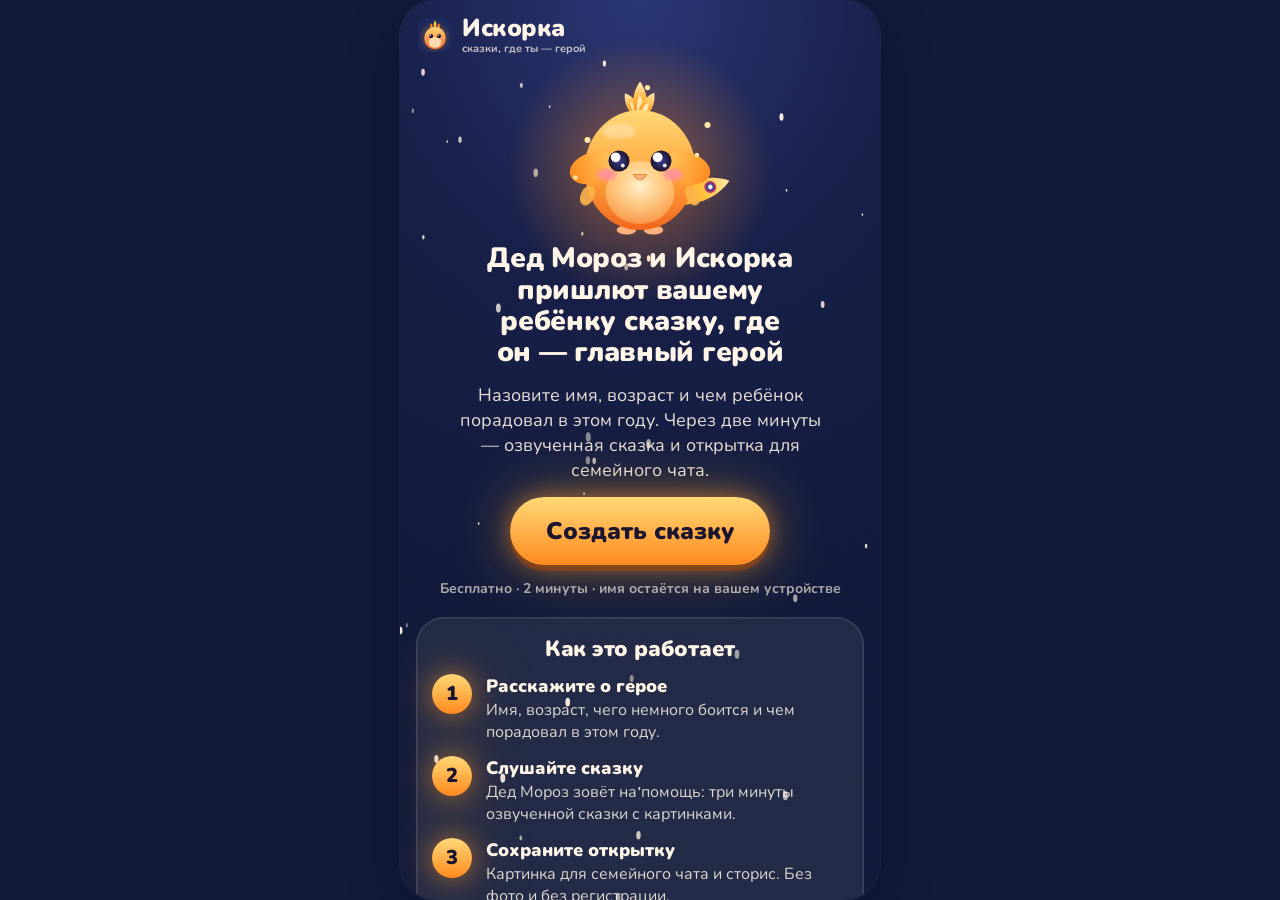
<file: novyi-god.html>
<!doctype html>
<html lang="ru">
  <head>
    <meta charset="UTF-8" />
    <meta name="viewport" content="width=device-width, initial-scale=1, viewport-fit=cover" />
    <meta name="theme-color" content="#121A3A" />
    <meta name="description" content="Сказка от Деда Мороза, где ваш ребёнок — герой. Озвученная персональная сказка и открытка для семейного чата." />
    <meta property="og:title" content="Сказка от Деда Мороза, где ваш ребёнок — герой" />
    <meta property="og:description" content="Дед Мороз и Искорка пришлют вашему ребёнку сказку, где он — главный герой. Бесплатно, две минуты, без регистрации." />
    <meta property="og:image" content="https://rmaschenko.github.io/iskorka/og.png" />
    <meta property="og:url" content="https://rmaschenko.github.io/iskorka/novyi-god.html" />
    <meta property="og:type" content="website" />
    <link rel="icon" href="./icons/favicon.svg" type="image/svg+xml" />
    <title>Сказка от Деда Мороза — Искорка</title>
    <script type="module" crossorigin src="./assets/novyiGod-RujaOVFh.js"></script>
    <link rel="modulepreload" crossorigin href="./assets/proxy-B7RDm8f4.js">
    <link rel="modulepreload" crossorigin href="./assets/global-B2wvIg0E.js">
    <link rel="modulepreload" crossorigin href="./assets/config-Cz0sfEGl.js">
    <link rel="modulepreload" crossorigin href="./assets/Waitlist-CaelaAbu.js">
    <link rel="modulepreload" crossorigin href="./assets/server.browser-CUaI_ep7.js">
    <link rel="modulepreload" crossorigin href="./assets/defineProperty-BbfpZ9Tg.js">
    <link rel="modulepreload" crossorigin href="./assets/qr-CIgxQn16.js">
    <link rel="modulepreload" crossorigin href="./assets/NewYear-PY3eSnJz.js">
    <link rel="stylesheet" crossorigin href="./assets/global-CD0lmkby.css">
    <link rel="stylesheet" crossorigin href="./assets/newyear-C226ZJ1e.css">
  <link rel="manifest" href="./manifest.webmanifest"></head>
  <body>
    <div id="root"></div>
  </body>
</html>
</file>
<file: assets/global-CD0lmkby.css>
.isk{display:block;overflow:visible}.isk__body,.isk__crest-f,.isk__tail-f,.isk__glow,.isk__spark,.isk__bounce,.isk__tremble,.isk__motion{transform-box:fill-box}.isk__body{transform-origin:50% 100%;animation:3.2s ease-in-out infinite isk-breathe}.isk__crest-f{transform-origin:50% 100%;animation:2.4s ease-in-out infinite isk-sway}.isk__crest-f:nth-child(2){animation-duration:2.1s;animation-delay:-.6s}.isk__crest-f:nth-child(3){animation-duration:2.7s;animation-delay:-1.2s}.isk__tail-f{transform-origin:50% 100%;animation:4s ease-in-out infinite isk-tail}.isk__glow{transform-origin:50%;animation:3.2s ease-in-out infinite isk-glow}.isk__spark{transform-origin:50%;animation:1.6s ease-out infinite isk-spark}.isk__spark:nth-child(2){animation-delay:.4s}.isk__spark:nth-child(3){animation-delay:.8s}.isk__spark:nth-child(4){animation-delay:1.1s}.isk__spark:nth-child(5){animation-delay:.2s}.isk--sleep .isk__body{animation-duration:5s}.isk--sleep .isk__glow{animation:4s ease-in-out infinite isk-glow-sleep}.isk--fear .isk__tremble{animation:.14s linear infinite isk-tremble}.isk--joy .isk__bounce{transform-origin:50% 100%;animation:isk-bounce .7s var(--ease-spring,cubic-bezier(.34, 1.56, .64, 1)) infinite}.isk--sad .isk__crest-f{animation:none}@keyframes isk-breathe{0%,to{transform:scale(1)}50%{transform:scale(1.012,1.035)}}@keyframes isk-sway{0%,to{transform:rotate(-6deg)}50%{transform:rotate(7deg)}}@keyframes isk-tail{0%,to{transform:rotate(-2.5deg)}50%{transform:rotate(2.5deg)}}@keyframes isk-glow{0%,to{opacity:.85;transform:scale(1)}50%{opacity:1;transform:scale(1.06)}}@keyframes isk-glow-sleep{0%,to{opacity:.35;transform:scale(.9)}50%{opacity:.6;transform:scale(1)}}@keyframes isk-tremble{0%{transform:translate(-1.2px)}50%{transform:translate(1.2px,.4px)}to{transform:translate(-1.2px)}}@keyframes isk-bounce{0%,to{transform:translateY(0)scale(1)}30%{transform:translateY(-14px)scale(.96,1.06)}60%{transform:translateY(0)scale(1.04,.95)}}@keyframes isk-spark{0%{opacity:0;transform:translateY(6px)scale(.4)}20%{opacity:1}to{opacity:0;transform:translateY(-46px)scale(1.1)}}.screen{padding-top:var(--safe-top);padding-bottom:var(--safe-bottom);flex-direction:column;display:flex;position:absolute;top:0;bottom:0;left:0;right:0;overflow:hidden}.stars{pointer-events:none;width:100%;height:100%;position:absolute;top:0;bottom:0;left:0;right:0}@keyframes twinkle{0%,to{opacity:.25}50%{opacity:1}}.bubble{border-radius:var(--radius-l);box-shadow:var(--shadow-card);padding:16px 20px;font-size:22px;font-weight:800;line-height:1.3;position:relative}.bubble--dark{color:var(--milk-50);-webkit-backdrop-filter:blur(10px);box-shadow:inset 0 0 0 1.5px #fff6e81f, var(--shadow-card);background:#121a3ad1}.bubble--light{background:var(--milk-50);color:var(--ink-900)}.bubble__who{text-transform:uppercase;letter-spacing:.08em;opacity:.7;color:var(--gold-400);margin-bottom:4px;font-size:14px;font-weight:800}.bubble--light .bubble__who{color:var(--ember-600)}.actions{padding:12px 16px calc(16px + var(--safe-bottom));flex-wrap:wrap;justify-content:center;gap:12px;display:flex}.title{text-align:center;padding:0 16px;font-size:30px}.lead{text-align:center;opacity:.88;max-width:420px;margin:0 auto;padding:0 20px;font-size:18px}.topbar{z-index:5;justify-content:space-between;align-items:center;gap:8px;padding:10px 12px 0;display:flex;position:relative}@font-face{font-family:Nunito Variable;font-style:normal;font-display:swap;font-weight:200 1000;src:url(./nunito-cyrillic-ext-wght-normal-D4X5GqEv.woff2)format("woff2-variations");unicode-range:U+460-52F,U+1C80-1C8A,U+20B4,U+2DE0-2DFF,U+A640-A69F,U+FE2E-FE2F}@font-face{font-family:Nunito Variable;font-style:normal;font-display:swap;font-weight:200 1000;src:url(./nunito-cyrillic-wght-normal-CY6AOgYE.woff2)format("woff2-variations");unicode-range:U+301,U+400-45F,U+490-491,U+4B0-4B1,U+2116}@font-face{font-family:Nunito Variable;font-style:normal;font-display:swap;font-weight:200 1000;src:url(./nunito-vietnamese-wght-normal-U01xdrZh.woff2)format("woff2-variations");unicode-range:U+102-103,U+110-111,U+128-129,U+168-169,U+1A0-1A1,U+1AF-1B0,U+300-301,U+303-304,U+308-309,U+323,U+329,U+1EA0-1EF9,U+20AB}@font-face{font-family:Nunito Variable;font-style:normal;font-display:swap;font-weight:200 1000;src:url(./nunito-latin-ext-wght-normal-CXYtwYOx.woff2)format("woff2-variations");unicode-range:U+100-2BA,U+2BD-2C5,U+2C7-2CC,U+2CE-2D7,U+2DD-2FF,U+304,U+308,U+329,U+1D00-1DBF,U+1E00-1E9F,U+1EF2-1EFF,U+2020,U+20A0-20AB,U+20AD-20C0,U+2113,U+2C60-2C7F,U+A720-A7FF}@font-face{font-family:Nunito Variable;font-style:normal;font-display:swap;font-weight:200 1000;src:url(./nunito-latin-wght-normal-BzFMHfZw.woff2)format("woff2-variations");unicode-range:U+??,U+131,U+152-153,U+2BB-2BC,U+2C6,U+2DA,U+2DC,U+304,U+308,U+329,U+2000-206F,U+20AC,U+2122,U+2191,U+2193,U+2212,U+2215,U+FEFF,U+FFFD}:root{--night-900:#121a3a;--night-800:#171f48;--night-700:#1e2a5c;--night-600:#2a3675;--dusk-500:#3b3f8f;--dusk-400:#5a5fb8;--fire-500:#ff8a1f;--fire-400:#ffa94d;--fire-300:#ffc98a;--gold-400:#ffc23d;--gold-300:#ffd977;--ember-600:#e8552e;--berry-500:#e2365b;--leaf-500:#3fa06b;--leaf-400:#5cc088;--milk-50:#fff6e8;--milk-100:#fdebd3;--milk-200:#f3dcbd;--ink-900:#1b1530;--ink-700:#3a3252;--ink-500:#6b6283;--sky-300:#9fd3ff;--peach-300:#ffb59c;--blush-400:#ff9bb3;--font-head:"Nunito Variable", "Nunito", system-ui, sans-serif;--font-body:"Nunito Variable", "Nunito", system-ui, sans-serif;--radius-s:12px;--radius-m:20px;--radius-l:28px;--radius-xl:40px;--shadow-soft:0 10px 30px #080c2859;--shadow-card:0 18px 50px #080c2873;--glow-fire:0 0 24px #ff8a1f8c, 0 0 64px #ffc23d59;--glow-fire-strong:0 0 40px #ff8a1fcc, 0 0 120px #ffc23d80;--tap-min:56px;--text-kid:20px;--text-body:17px;--ease-spring:cubic-bezier(.34, 1.56, .64, 1);--ease-out:cubic-bezier(.22, 1, .36, 1);--dur-fast:.16s;--dur-med:.32s;--dur-slow:.64s;--safe-top:env(safe-area-inset-top,0px);--safe-bottom:env(safe-area-inset-bottom,0px);--lightningcss-light: ;--lightningcss-dark:initial;color-scheme:dark}*,:before,:after{box-sizing:border-box}html,body,#root{height:100%;margin:0}html{-webkit-text-size-adjust:100%;-webkit-tap-highlight-color:transparent}body{font-family:var(--font-body);font-size:var(--text-body);color:var(--milk-50);background:var(--night-900);overscroll-behavior:none;touch-action:manipulation;-webkit-user-select:none;user-select:none;line-height:1.4;overflow:hidden}button{font:inherit;color:inherit;cursor:pointer;background:0 0;border:0;margin:0;padding:0}input{font:inherit}h1,h2,h3,p{margin:0}h1,h2,h3{font-family:var(--font-head);letter-spacing:-.01em;font-weight:900;line-height:1.12}:focus-visible{outline:3px solid var(--gold-400);outline-offset:3px;border-radius:var(--radius-s)}.stage{background:var(--night-900);width:100%;height:100%;position:relative;overflow:hidden}@media (min-width:900px) and (min-height:700px){.stage{max-width:480px;max-height:920px;box-shadow:var(--shadow-card), 0 0 0 1px #fff6e814;border-radius:36px;margin:auto;top:50%;transform:translateY(-50%)}}.btn{min-height:var(--tap-min);font-family:var(--font-head);color:var(--ink-900);background:linear-gradient(180deg, var(--gold-300), var(--fire-500));box-shadow:0 6px 0 #aa460073, var(--glow-fire);transition:transform var(--dur-fast) var(--ease-out), box-shadow var(--dur-fast) var(--ease-out), filter var(--dur-fast);border-radius:999px;justify-content:center;align-items:center;gap:10px;padding:14px 28px;font-size:20px;font-weight:900;line-height:1.1;display:inline-flex;position:relative}.btn:active{box-shadow:0 2px 0 #aa460073, var(--glow-fire);transform:translateY(4px)}.btn:disabled{filter:grayscale(.5)brightness(.8);pointer-events:none}.btn--ghost{color:var(--milk-50);background:#fff6e81a;box-shadow:inset 0 0 0 2px #fff6e840,0 4px #00000040}.btn--ghost:active{box-shadow:inset 0 0 0 2px #fff6e840,0 1px #00000040}.btn--big{min-height:68px;padding:18px 36px;font-size:24px}.btn--icon{width:var(--tap-min);height:var(--tap-min);border-radius:50%;padding:0;font-size:24px}.card{background:var(--milk-50);color:var(--ink-900);border-radius:var(--radius-l);box-shadow:var(--shadow-card);padding:22px}.sr-only{clip:rect(0, 0, 0, 0);white-space:nowrap;border:0;width:1px;height:1px;margin:-1px;padding:0;position:absolute;overflow:hidden}.scroll{-webkit-overflow-scrolling:touch;overscroll-behavior:contain;overflow-y:auto}.scroll::-webkit-scrollbar{width:0}.grain:after{content:"";pointer-events:none;opacity:.06;mix-blend-mode:soft-light;background-image:url("data:image/svg+xml,%3Csvg xmlns='http://www.w3.org/2000/svg' width='160' height='160'%3E%3Cfilter id='n'%3E%3CfeTurbulence type='fractalNoise' baseFrequency='0.9' numOctaves='2' stitchTiles='stitch'/%3E%3C/filter%3E%3Crect width='160' height='160' filter='url(%23n)' opacity='1'/%3E%3C/svg%3E");position:absolute;top:0;bottom:0;left:0;right:0}@media (prefers-reduced-motion:reduce){*,:before,:after{transition-duration:.01ms!important;animation-duration:.01ms!important;animation-iteration-count:1!important}}
</file>
<file: assets/newyear-C226ZJ1e.css>
.ny{background:radial-gradient(120% 70% at 50% 0,#2a3675 0%,#171f48 45%,#121a3a 100%)}.ny-snow{pointer-events:none;z-index:1;position:absolute;top:0;bottom:0;left:0;right:0;overflow:hidden}.ny-snow__f{will-change:transform;border-radius:50%;animation:linear infinite ny-fall;position:absolute;top:-14px}.ny-snow__f i{background:#fff6e8;border-radius:50%;width:100%;height:100%;animation:ease-in-out infinite alternate ny-sway;display:block;box-shadow:0 0 6px #fff6e899}@keyframes ny-fall{to{transform:translateY(115vh)}}@keyframes ny-sway{0%{transform:translate(-9px)}to{transform:translate(9px)}}.ny-page{z-index:2;min-height:0;padding:10px 16px calc(28px + var(--safe-bottom));flex-direction:column;flex:1;gap:18px;display:flex;position:relative}.ny-head{justify-content:space-between;align-items:center;padding:6px 2px 0;display:flex}.ny-title{text-align:center;text-wrap:balance;padding:0 4px;font-size:26px}.ny-lead{text-align:center;opacity:.9;text-wrap:pretty;max-width:420px;margin:0 auto;font-size:18px}.ny-h2{text-align:center;font-size:22px}.ny-p{text-align:center;opacity:.92;font-size:17px;line-height:1.45}.ny-p--dim{opacity:.7;font-size:16px}.ny-hint{opacity:.65;text-align:center;font-size:14px;font-weight:700}.ny-hero{flex-direction:column;align-items:center;gap:14px;padding-top:4px;display:flex}.ny-hero__isk{margin:-6px 0 -14px}.ny-block{border-radius:var(--radius-l);background:#fff6e812;flex-direction:column;align-items:center;gap:12px;padding:20px 16px;display:flex;box-shadow:inset 0 0 0 1.5px #fff6e81f}.ny-steps{flex-direction:column;gap:12px;width:100%;margin:0;padding:0;list-style:none;display:flex}.ny-step{align-items:flex-start;gap:14px;display:flex}.ny-step__n{width:40px;height:40px;font-family:var(--font-head);color:var(--ink-900);background:linear-gradient(180deg, var(--gold-300), var(--fire-500));box-shadow:var(--glow-fire);border-radius:50%;flex:0 0 40px;place-items:center;font-size:20px;font-weight:900;display:grid}.ny-step__t{font-size:18px;font-weight:900}.ny-step__d{opacity:.85;font-size:16px;line-height:1.4}.ny-wait{background:#ffc23d1a;box-shadow:inset 0 0 0 1.5px #ffc23d4d}.ny-wait__isk{margin:-10px 0 -16px}.ny-wait .btn{text-align:center;font-size:18px;text-decoration:none}.ny-foot{text-align:center;opacity:.6;padding:0 8px;font-size:13px;line-height:1.4}.ny-count{justify-content:center;align-items:baseline;gap:10px;padding:4px 0 2px;display:flex}.ny-count__label{opacity:.85;font-size:18px;font-weight:800}.ny-count__n{font-family:var(--font-head);color:var(--gold-400);text-shadow:0 0 24px #ffc23d80;font-size:56px;font-weight:900;line-height:1}.ny-count__ny{font-family:var(--font-head);color:var(--gold-400);text-shadow:0 0 24px #ffc23d80;font-size:34px;font-weight:900}.ny-cal{grid-template-columns:repeat(5,1fr);gap:8px;width:100%;max-width:360px;display:grid}.ny-cal__d{aspect-ratio:1;min-height:56px;font-family:var(--font-head);transition:transform var(--dur-fast) var(--ease-out);border-radius:16px;place-items:center;font-size:20px;font-weight:900;display:grid;position:relative}.ny-cal__d.is-open{color:var(--ink-900);background:linear-gradient(180deg, var(--gold-300), var(--fire-400));box-shadow:0 4px #aa460059}.ny-cal__d.is-read{background:linear-gradient(#ffe9a8,#ffc98a)}.ny-cal__d.is-locked{color:#fff6e880;cursor:default;background:#fff6e814;box-shadow:inset 0 0 0 1.5px #fff6e824}.ny-cal__d.is-today{box-shadow:0 0 0 3px var(--milk-50), 0 4px 0 #aa460059, var(--glow-fire);animation:2.4s ease-in-out infinite place-pulse}.ny-cal__i{opacity:.8;position:absolute;bottom:5px;right:5px}.ny-cal__d.is-locked .ny-cal__i{opacity:.5}@keyframes place-pulse{0%,to{transform:scale(1)}50%{transform:scale(1.06)}}.ny-note{z-index:30;padding:16px 16px calc(16px + var(--safe-bottom));-webkit-backdrop-filter:blur(6px);background:#080c2899;justify-content:center;align-items:flex-end;display:flex;position:absolute;top:0;bottom:0;left:0;right:0}.ny-note__card{flex-direction:column;align-items:center;gap:8px;width:100%;max-width:440px;max-height:100%;padding:0 20px 20px;display:flex;overflow-y:auto}.ny-note__isk{margin:-36px 0 -14px}.ny-note__who{letter-spacing:.08em;text-transform:uppercase;color:var(--ember-600);font-size:13px;font-weight:800}.ny-note__text{text-align:center;color:var(--ink-900);font-size:20px;font-weight:700;line-height:1.4}.ny-note__actions{flex-wrap:wrap;justify-content:center;gap:10px;margin-top:8px;display:flex}.ny-note__card .btn--ghost{color:var(--ink-900);background:#1b153014;box-shadow:inset 0 0 0 2px #1b15302e}.ny-form{z-index:2;flex-direction:column;flex:1;min-height:0;display:flex;position:relative}.ny-dots{justify-content:center;gap:8px;padding:18px 0 4px;display:flex}.ny-dots span{width:10px;height:10px;transition:all var(--dur-med) var(--ease-out);background:#fff6e840;border-radius:50%}.ny-dots span.is-done{background:#ffc23d99}.ny-dots span.is-on{background:var(--gold-400);border-radius:6px;width:28px}.ny-form__slide{flex-direction:column;flex:1;align-items:center;gap:12px;min-height:0;padding:4px 16px 20px;display:flex}.ny-form__slide .isk{flex:none}.ny-consent{text-align:center;flex-direction:column;align-items:center;gap:12px;max-width:340px;font-size:18px;font-weight:700;display:flex}.ny-consent__i{color:var(--ember-600)}.ny-input{text-align:center;width:min(320px,100%);height:64px;color:var(--ink-900);background:var(--milk-50);box-shadow:var(--shadow-soft);border:0;border-radius:999px;outline:none;padding:0 24px;font-size:24px;font-weight:800}.ny-input:focus{box-shadow:0 0 0 4px var(--gold-400), var(--shadow-soft)}.ny-input::placeholder{color:var(--ink-500);font-weight:600}.ny-input--text{width:100%;height:58px;font-size:19px}.ny-label{opacity:.85;margin-top:4px;font-size:18px;font-weight:800}.ny-row{flex-wrap:wrap;justify-content:center;gap:10px;display:flex}.ny-age{width:56px;padding:0}.ny-grid{grid-template-columns:1fr 1fr;gap:10px;width:100%;max-width:440px;display:grid}.ny-choice{border-radius:var(--radius-m);min-height:88px;color:var(--milk-50);text-align:center;transition:background var(--dur-fast), box-shadow var(--dur-fast);background:#fff6e81a;flex-direction:column;justify-content:center;align-items:center;gap:8px;padding:10px;display:flex;position:relative;box-shadow:inset 0 0 0 2px #fff6e82e}.ny-choice--wide{flex-direction:row;grid-column:1/-1;min-height:64px}.ny-choice__i{width:46px;height:46px;color:var(--gold-300);background:#fff6e81f;border-radius:50%;place-items:center;display:grid}.ny-choice__t{font-size:16px;font-weight:800;line-height:1.2}.ny-choice.is-on{color:var(--ink-900);background:linear-gradient(180deg, var(--gold-300), var(--fire-400));box-shadow:0 5px 0 #aa460066, var(--glow-fire)}.ny-choice.is-on .ny-choice__i{color:var(--ink-900);background:#1b15301f}.ny-choice__check{position:absolute;top:8px;right:8px}.ny-custom{flex-direction:column;align-items:center;gap:6px;width:100%;max-width:440px;display:flex}.ny-custom__hint{opacity:.7;font-size:14px;font-weight:700}.ny-custom__hint.is-bad{opacity:1;color:var(--blush-400)}.ny-tale{z-index:2;flex-direction:column;flex:1;min-height:0;display:flex;position:relative}.ny-tale__top{padding-bottom:4px}.ny .btn--icon.ny-tale__exit{color:var(--milk-50);background:#fff6e81f;box-shadow:inset 0 0 0 2px #fff6e838}.ny-tale__spacer{width:var(--tap-min)}.ny-dots--tale{padding:0}.ny-tale__art{background:#121a3a;border-radius:0 0 36px 36px;flex:auto;min-height:200px;max-height:52%;margin:6px 0 0;transition:background .7s;position:relative;overflow:hidden;box-shadow:0 16px 40px #080c2873}.ny-tale__art.is-dark{background:#05081c}.ny-tale__bg{position:absolute;top:0;bottom:0;left:0;right:0}.ny-art{width:100%;height:100%;display:block}.ny-tale__light{aspect-ratio:1;pointer-events:none;background:radial-gradient(circle,#ffc23d8c 0%,#ff8a1f2e 40%,#ff8a1f00 68%);border-radius:50%;width:78%;transition:opacity .8s ease-out;position:absolute;bottom:-34%;left:-16%}.ny-tale__isk{position:absolute;bottom:-6px;left:2%}.ny-tale__sub{flex:none;align-items:flex-end;min-height:118px;padding:12px 16px 0;display:flex}.ny-tale__sub .bubble{width:100%;font-size:20px}.ny-tale__actions{padding-top:10px}.ny-light{animation:1.8s ease-in-out infinite ny-blink}@keyframes ny-blink{0%,to{opacity:.55}50%{opacity:1}}.ny-confetti circle{animation:2.2s ease-in-out infinite twinkle}.ny-confetti circle:nth-child(2n){animation-delay:.7s}.ny-confetti circle:nth-child(3n){animation-delay:1.3s}.ny-star-glow{transform-origin:30px 30px;animation:2s ease-in-out infinite ny-pulse}@keyframes ny-pulse{0%,to{opacity:.8;transform:scale(.9)}50%{opacity:1;transform:scale(1.15)}}.ny-cardpage__head{flex-direction:column;align-items:center;gap:10px;display:flex}.ny-preview{aspect-ratio:4/5;width:min(250px,72%);box-shadow:var(--shadow-card), 0 0 0 1.5px #fff6e826;background:#fff6e814;border-radius:22px;flex:none;margin:0 auto;overflow:hidden}.ny-preview img{object-fit:cover;width:100%;height:100%;display:block}.ny-preview__wait{opacity:.7;text-align:center;place-items:center;height:100%;padding:16px;font-weight:800;display:grid}.ny-col{flex-direction:column;align-items:stretch;gap:10px;width:100%;max-width:360px;margin:0 auto;display:flex}.ny-col .btn{width:100%}.ny-col--row{flex-direction:row;justify-content:center}.ny-col--row .btn{flex:1;width:auto}@media (min-width:900px) and (min-height:700px){.ny-title{font-size:28px}}.ny-wait__form{flex-direction:column;gap:10px;width:100%;display:flex}.ny-wait__input{width:100%;height:56px;color:var(--ink-900);background:var(--milk-50);box-shadow:var(--shadow-soft);border:0;border-radius:999px;outline:none;padding:0 20px;font-size:18px;font-weight:700}.ny-wait__input:focus{box-shadow:0 0 0 4px var(--gold-400), var(--shadow-soft)}.ny-wait__ok{color:var(--leaf-400);font-weight:800}.ny-wait__hint strong{color:var(--gold-300);-webkit-user-select:text;user-select:text}.ny-wait__fine{opacity:.65;margin-top:8px;font-size:13px}
</file>
